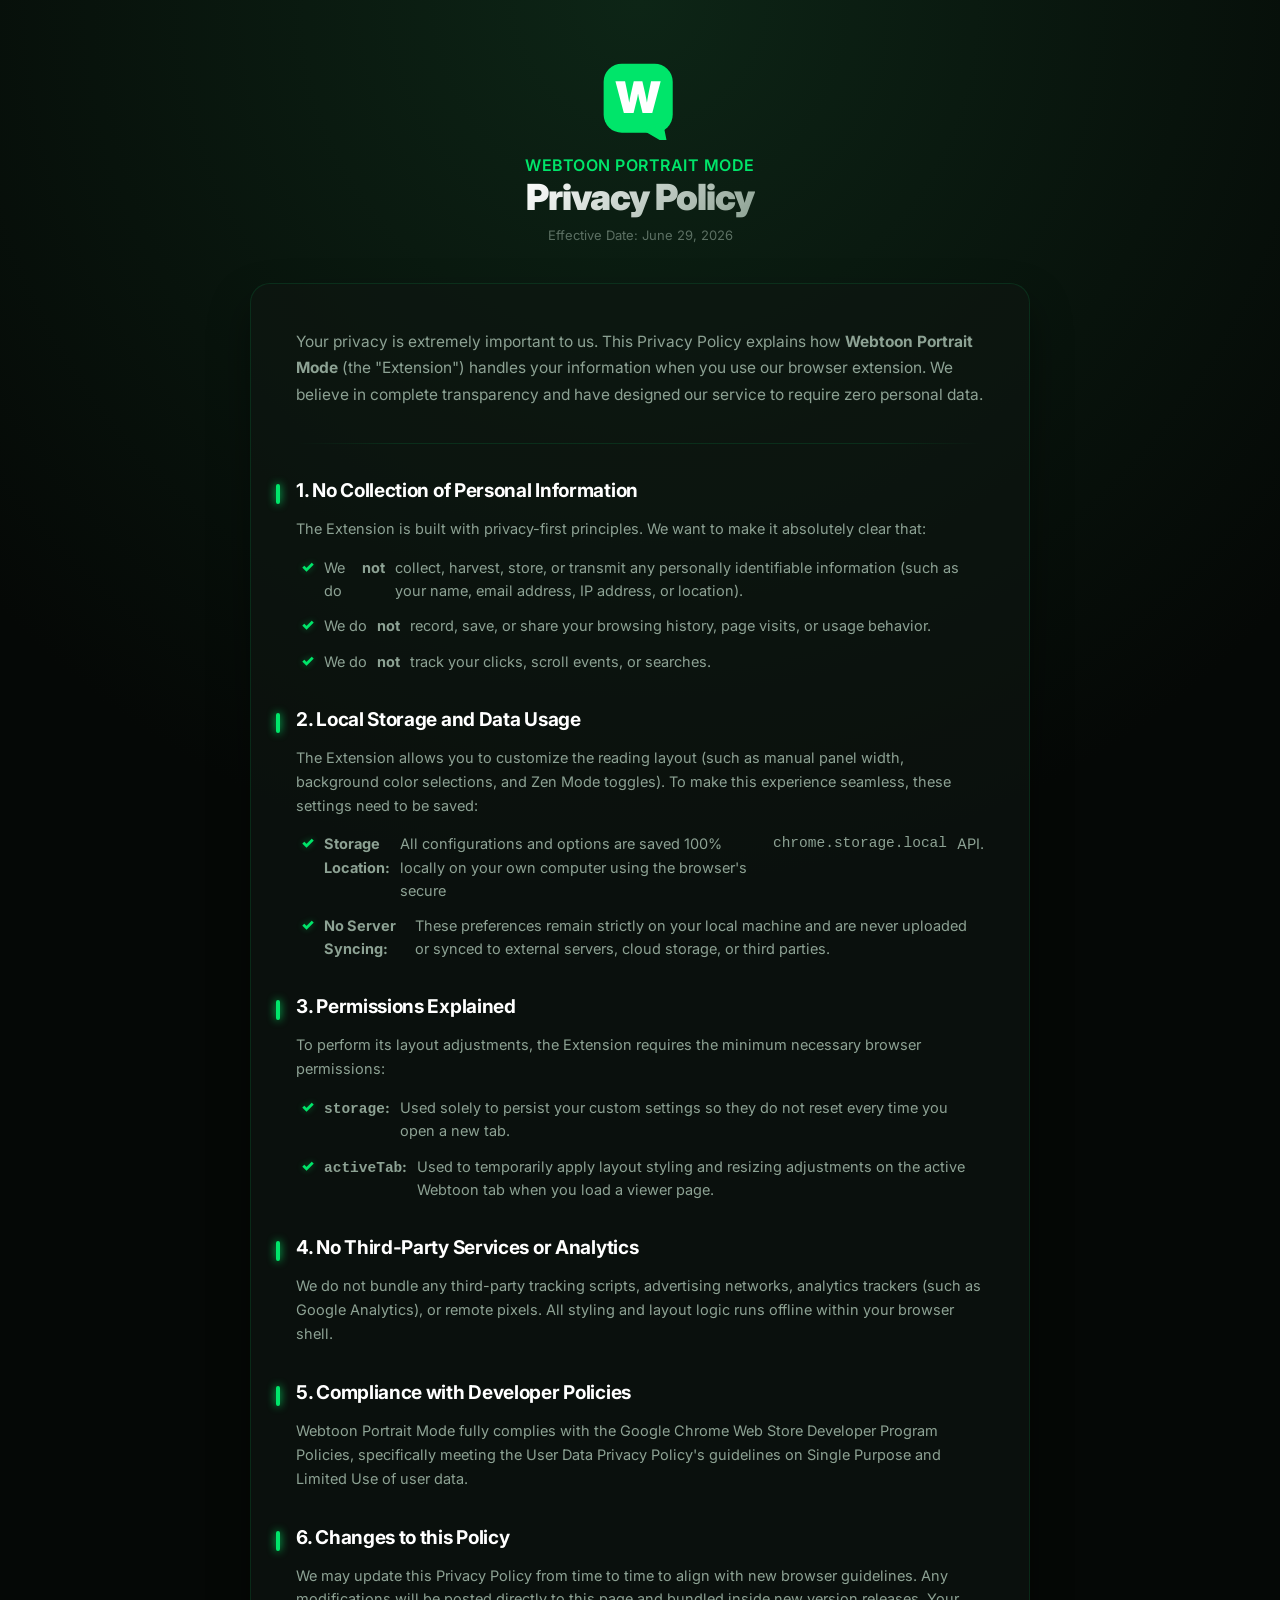
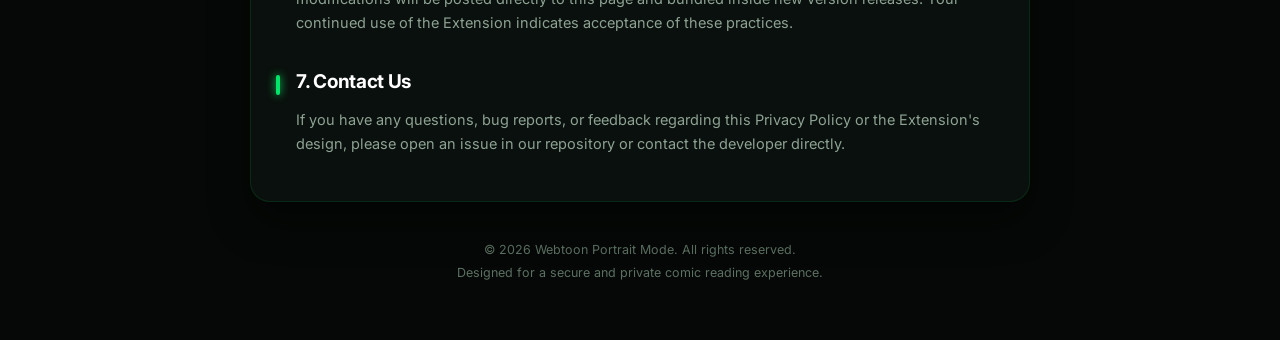
<file: index.html>
<!DOCTYPE html>
<html lang="en">
<head>
  <meta charset="UTF-8">
  <meta name="viewport" content="width=device-width, initial-scale=1.0">
  <title>Privacy Policy - Webtoon Portrait Mode</title>
  <link rel="preconnect" href="https://fonts.googleapis.com">
  <link rel="preconnect" href="https://fonts.gstatic.com" crossorigin>
  <link href="https://fonts.googleapis.com/css2?family=Inter:wght@400;500;600;700;900&display=swap" rel="stylesheet">
  <style>
    :root {
      --bg-dark: #050806;
      --bg-card: rgba(14, 22, 17, 0.65);
      --accent-green: #00e56a;
      --accent-green-glow: rgba(0, 229, 106, 0.15);
      --border-subtle: rgba(0, 229, 106, 0.12);
      --text-white: #f0fdf4;
      --text-gray: #8da294;
      --text-dim: #5c7063;
      --transition-smooth: 0.3s cubic-bezier(0.4, 0, 0.2, 1);
    }

    * {
      margin: 0;
      padding: 0;
      box-sizing: border-box;
    }

    body {
      font-family: "Inter", -apple-system, BlinkMacSystemFont, "Segoe UI", sans-serif;
      background: radial-gradient(circle at 50% 0%, #0d2516 0%, #050806 80%) no-repeat fixed;
      background-color: var(--bg-dark);
      color: var(--text-white);
      min-height: 100vh;
      display: flex;
      flex-direction: column;
      align-items: center;
      justify-content: flex-start;
      padding: 60px 20px;
      -webkit-font-smoothing: antialiased;
      -moz-osx-font-smoothing: grayscale;
    }

    /* Page Container */
    .container {
      width: 100%;
      max-width: 780px;
      animation: fadeIn 0.8s cubic-bezier(0.4, 0, 0.2, 1) both;
    }

    /* Header Section */
    .header {
      display: flex;
      flex-direction: column;
      align-items: center;
      text-align: center;
      margin-bottom: 40px;
      gap: 15px;
    }

    .logo-container {
      display: flex;
      align-items: center;
      justify-content: center;
      width: 80px;
      height: 80px;
      transition: transform var(--transition-smooth);
    }

    .logo-container:hover {
      transform: scale(1.1) rotate(-3deg);
    }

    .logo-svg {
      width: 100%;
      height: 100%;
    }

    .header-title-area h1 {
      font-size: 36px;
      font-weight: 900;
      letter-spacing: -1px;
      margin-bottom: 8px;
      background: linear-gradient(135deg, #ffffff, #8da294);
      -webkit-background-clip: text;
      -webkit-text-fill-color: transparent;
      background-clip: text;
    }

    .header-title-area p {
      font-size: 16px;
      color: var(--accent-green);
      font-weight: 600;
      letter-spacing: 0.5px;
      text-transform: uppercase;
    }

    .effective-date {
      font-size: 13px;
      color: var(--text-dim);
      margin-top: 5px;
    }

    /* Main Policy Card */
    .policy-card {
      background: var(--bg-card);
      backdrop-filter: blur(12px);
      -webkit-backdrop-filter: blur(12px);
      border: 1px solid var(--border-subtle);
      border-radius: 20px;
      padding: 45px;
      box-shadow: 0 20px 40px rgba(0, 0, 0, 0.4);
      display: flex;
      flex-direction: column;
      gap: 35px;
      margin-bottom: 40px;
    }

    /* Intro paragraph */
    .intro {
      font-size: 15.5px;
      color: var(--text-gray);
      line-height: 1.7;
    }

    /* Section Styling */
    .section {
      display: flex;
      flex-direction: column;
      gap: 15px;
      position: relative;
    }

    .section::before {
      content: "";
      position: absolute;
      left: -20px;
      top: 5px;
      width: 4px;
      height: 20px;
      background: var(--accent-green);
      border-radius: 2px;
      box-shadow: 0 0 8px var(--accent-green);
    }

    .section h2 {
      font-size: 19px;
      font-weight: 700;
      color: #ffffff;
      letter-spacing: -0.3px;
    }

    .section p {
      font-size: 14.5px;
      color: var(--text-gray);
      line-height: 1.65;
    }

    /* Beautiful custom lists */
    .list {
      display: flex;
      flex-direction: column;
      gap: 12px;
      list-style: none;
      padding-left: 5px;
    }

    .list li {
      font-size: 14.5px;
      color: var(--text-gray);
      line-height: 1.6;
      display: flex;
      align-items: flex-start;
      gap: 10px;
    }

    .list li::before {
      content: "✓";
      color: var(--accent-green);
      font-weight: 900;
      font-size: 15px;
      line-height: 1.4;
      text-shadow: 0 0 6px rgba(0, 229, 106, 0.4);
    }

    /* Divider */
    .divider {
      height: 1px;
      background: linear-gradient(90deg, transparent, var(--border-subtle) 15%, var(--border-subtle) 85%, transparent);
    }

    /* Footer styling */
    .footer {
      text-align: center;
      font-size: 12.5px;
      color: var(--text-dim);
      display: flex;
      flex-direction: column;
      gap: 8px;
    }

    .footer a {
      color: var(--text-gray);
      text-decoration: none;
      transition: color var(--transition-smooth);
      font-weight: 500;
    }

    .footer a:hover {
      color: var(--accent-green);
      text-shadow: 0 0 6px var(--accent-green-glow);
    }

    /* Animations */
    @keyframes fadeIn {
      from {
        opacity: 0;
        transform: translateY(15px);
      }
      to {
        opacity: 1;
        transform: translateY(0);
      }
    }

    /* Responsive adjustments */
    @media (max-width: 600px) {
      body {
        padding: 40px 15px;
      }
      .policy-card {
        padding: 25px 20px;
      }
      .header-title-area h1 {
        font-size: 28px;
      }
      .section::before {
        left: -15px;
      }
    }
  </style>
</head>
<body>

  <div class="container">
    <!-- Header -->
    <div class="header">
      <div class="logo-container">
        <svg xmlns="http://www.w3.org/2000/svg" viewBox="0 0 44 44" class="logo-svg">
          <rect x="2" y="2" width="38" height="38" rx="10" fill="#00e56a" />
          <path d="M 24 38 L 36 45 L 34 35 Z" fill="#00e56a" stroke="#00e56a" stroke-width="1.5" stroke-linejoin="round" />
          <text x="21" y="29" font-family="'Inter', -apple-system, sans-serif" font-weight="900" font-size="24" fill="#ffffff" text-anchor="middle">W</text>
        </svg>
      </div>
      <div class="header-title-area">
        <p>Webtoon Portrait Mode</p>
        <h1>Privacy Policy</h1>
        <div class="effective-date">Effective Date: June 29, 2026</div>
      </div>
    </div>

    <!-- Policy Content Card -->
    <div class="policy-card">
      
      <p class="intro">
        Your privacy is extremely important to us. This Privacy Policy explains how <strong>Webtoon Portrait Mode</strong> (the "Extension") handles your information when you use our browser extension. We believe in complete transparency and have designed our service to require zero personal data.
      </p>

      <div class="divider"></div>

      <!-- Section 1 -->
      <div class="section">
        <h2>1. No Collection of Personal Information</h2>
        <p>The Extension is built with privacy-first principles. We want to make it absolutely clear that:</p>
        <ul class="list">
          <li>We do <strong>not</strong> collect, harvest, store, or transmit any personally identifiable information (such as your name, email address, IP address, or location).</li>
          <li>We do <strong>not</strong> record, save, or share your browsing history, page visits, or usage behavior.</li>
          <li>We do <strong>not</strong> track your clicks, scroll events, or searches.</li>
        </ul>
      </div>

      <!-- Section 2 -->
      <div class="section">
        <h2>2. Local Storage and Data Usage</h2>
        <p>The Extension allows you to customize the reading layout (such as manual panel width, background color selections, and Zen Mode toggles). To make this experience seamless, these settings need to be saved:</p>
        <ul class="list">
          <li><strong>Storage Location:</strong> All configurations and options are saved 100% locally on your own computer using the browser's secure <code>chrome.storage.local</code> API.</li>
          <li><strong>No Server Syncing:</strong> These preferences remain strictly on your local machine and are never uploaded or synced to external servers, cloud storage, or third parties.</li>
        </ul>
      </div>

      <!-- Section 3 -->
      <div class="section">
        <h2>3. Permissions Explained</h2>
        <p>To perform its layout adjustments, the Extension requires the minimum necessary browser permissions:</p>
        <ul class="list">
          <li><strong><code>storage</code>:</strong> Used solely to persist your custom settings so they do not reset every time you open a new tab.</li>
          <li><strong><code>activeTab</code>:</strong> Used to temporarily apply layout styling and resizing adjustments on the active Webtoon tab when you load a viewer page.</li>
        </ul>
      </div>

      <!-- Section 4 -->
      <div class="section">
        <h2>4. No Third-Party Services or Analytics</h2>
        <p>We do not bundle any third-party tracking scripts, advertising networks, analytics trackers (such as Google Analytics), or remote pixels. All styling and layout logic runs offline within your browser shell.</p>
      </div>

      <!-- Section 5 -->
      <div class="section">
        <h2>5. Compliance with Developer Policies</h2>
        <p>Webtoon Portrait Mode fully complies with the Google Chrome Web Store Developer Program Policies, specifically meeting the User Data Privacy Policy's guidelines on Single Purpose and Limited Use of user data.</p>
      </div>

      <!-- Section 6 -->
      <div class="section">
        <h2>6. Changes to this Policy</h2>
        <p>We may update this Privacy Policy from time to time to align with new browser guidelines. Any modifications will be posted directly to this page and bundled inside new version releases. Your continued use of the Extension indicates acceptance of these practices.</p>
      </div>

      <!-- Section 7 -->
      <div class="section">
        <h2>7. Contact Us</h2>
        <p>If you have any questions, bug reports, or feedback regarding this Privacy Policy or the Extension's design, please open an issue in our repository or contact the developer directly.</p>
      </div>

    </div>

    <!-- Footer -->
    <div class="footer">
      <div>&copy; 2026 Webtoon Portrait Mode. All rights reserved.</div>
      <div>Designed for a secure and private comic reading experience.</div>
    </div>
  </div>

</body>
</html>
</file>
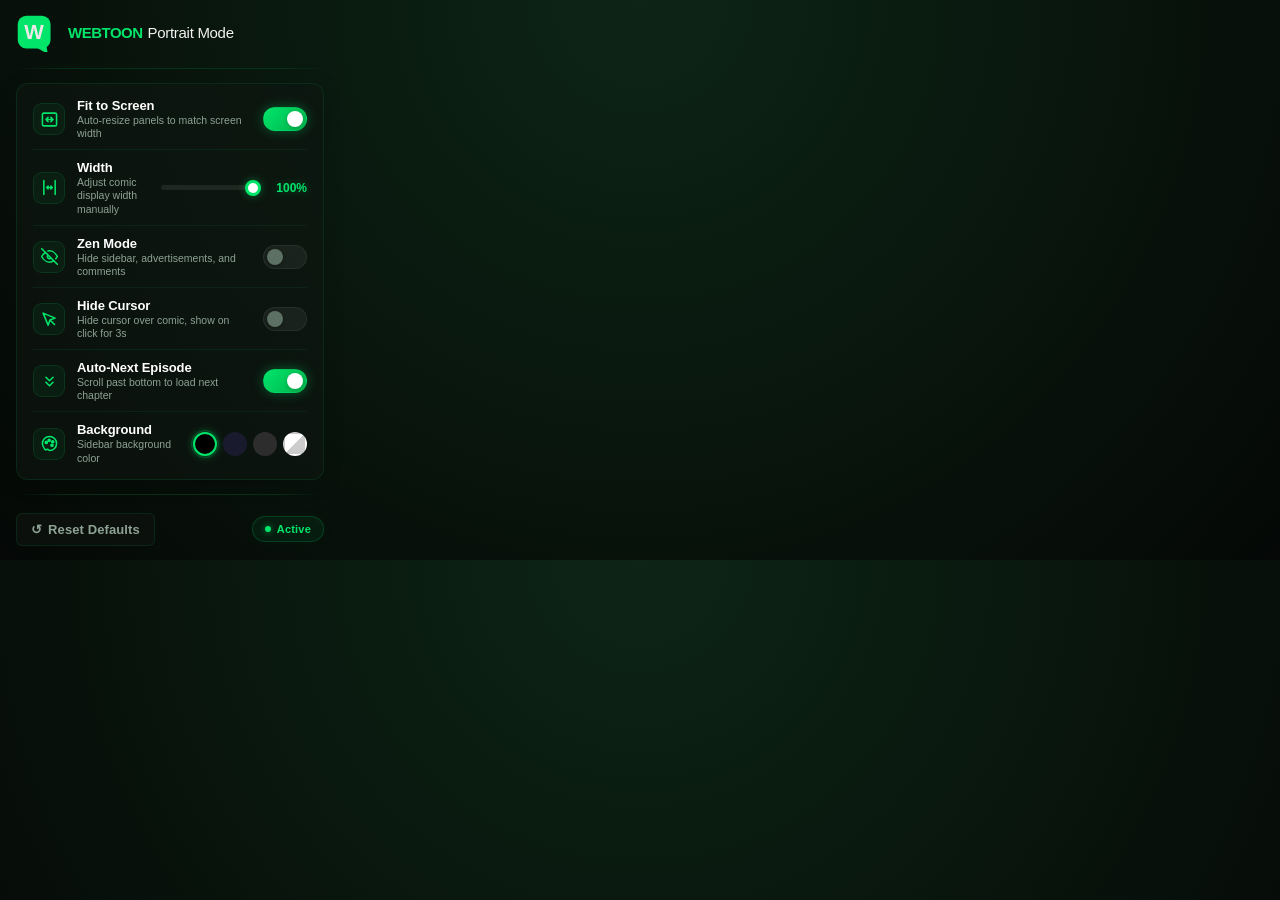
<file: popup.html>
<!DOCTYPE html>
<html lang="en">

<head>
  <meta charset="UTF-8">
  <meta name="viewport" content="width=360, initial-scale=1.0">
  <title data-locale="popupTitle">Webtoon Portrait Mode</title>
  <link rel="stylesheet" href="popup.css">
</head>

<body>
  <div class="popup-container">
    <!-- Header -->
    <div class="popup-header">
      <div class="header-logo-container">
        <svg xmlns="http://www.w3.org/2000/svg" viewBox="0 0 44 44" class="logo-svg" aria-hidden="true">
          <rect x="2" y="2" width="38" height="38" rx="10" fill="#00e56a" />
          <path d="M 24 38 L 36 45 L 34 35 Z" fill="#00e56a" stroke="#00e56a" stroke-width="1.5"
            stroke-linejoin="round" />
          <text x="21" y="29" font-family="'Inter', -apple-system, sans-serif" font-weight="900" font-size="24"
            fill="#ede8e8" text-anchor="middle">W</text>
        </svg>
      </div>
      <div class="header-text">
        <h1><span class="brand-webtoon">WEBTOON</span> <span class="brand-addon">Portrait Mode</span></h1>
      </div>
    </div>

    <div class="divider"></div>

    <!-- Settings Group -->
    <div class="settings-list">
      <!-- Fit Width Toggle -->
      <div class="setting-row">
        <div class="setting-info">
          <div class="setting-icon-container">
            <svg class="setting-icon-svg" xmlns="http://www.w3.org/2000/svg" viewBox="0 0 24 24" fill="none"
              stroke="currentColor" stroke-width="2.5" stroke-linecap="round" stroke-linejoin="round">
              <rect x="2" y="3" width="20" height="18" rx="2" ry="2" />
              <path d="M7 12h10M7 12l3-3M7 12l3 3M17 12l-3-3M17 12l-3 3" />
            </svg>
          </div>
          <div>
            <span class="setting-label" data-locale="labelFitWidth">Fit to Screen</span>
            <span class="setting-desc" data-locale="descFitWidth">Auto-resize panels to match screen width</span>
          </div>
        </div>
        <label class="toggle-switch">
          <input type="checkbox" id="fitWidth" checked aria-label="Fit to Screen" data-locale-aria-label="labelFitWidth">
          <span class="toggle-slider" aria-hidden="true"></span>
        </label>
      </div>

      <!-- Width Slider -->
      <div class="setting-row slider-row" id="sliderRow">
        <div class="setting-info">
          <div class="setting-icon-container">
            <svg class="setting-icon-svg" xmlns="http://www.w3.org/2000/svg" viewBox="0 0 24 24" fill="none"
              stroke="currentColor" stroke-width="2.5" stroke-linecap="round" stroke-linejoin="round">
              <path d="M4 22V2M20 22V2M8 12h8M8 12l2-2M8 12l2 2M16 12l-2-2M16 12l-2 2" />
            </svg>
          </div>
          <div>
            <span class="setting-label" data-locale="labelWidth">Width</span>
            <span class="setting-desc" data-locale="descWidth">Adjust comic display width manually</span>
          </div>
        </div>
        <div class="slider-control">
          <input type="range" id="widthPercent" min="40" max="100" value="100" class="range-slider" aria-label="Width" data-locale-aria-label="labelWidth" aria-valuetext="100%">
          <span class="slider-value" id="widthValue" aria-hidden="true">100%</span>
        </div>
      </div>

      <!-- Zen Mode Toggle -->
      <div class="setting-row">
        <div class="setting-info">
          <div class="setting-icon-container">
            <svg class="setting-icon-svg" xmlns="http://www.w3.org/2000/svg" viewBox="0 0 24 24" fill="none"
              stroke="currentColor" stroke-width="2.5" stroke-linecap="round" stroke-linejoin="round">
              <path
                d="M17.94 17.94A10.07 10.07 0 0 1 12 20c-7 0-11-8-11-8a18.45 18.45 0 0 1 5.06-5.94M9.9 4.24A9.12 9.12 0 0 1 12 4c7 0 11 8 11 8a18.5 18.5 0 0 1-2.16 3.19m-6.72-1.07a3 3 0 1 1-4.24-4.24M1 1l22 22" />
            </svg>
          </div>
          <div>
            <span class="setting-label" data-locale="labelZenMode">Zen Mode</span>
            <span class="setting-desc" data-locale="descZenMode">Hide sidebar, advertisements, and comments</span>
          </div>
        </div>
        <label class="toggle-switch">
          <input type="checkbox" id="zenMode" aria-label="Zen Mode" data-locale-aria-label="labelZenMode">
          <span class="toggle-slider" aria-hidden="true"></span>
        </label>
      </div>

      <!-- Hide Cursor Toggle -->
      <div class="setting-row">
        <div class="setting-info">
          <div class="setting-icon-container">
            <svg class="setting-icon-svg" xmlns="http://www.w3.org/2000/svg" viewBox="0 0 24 24" fill="none"
              stroke="currentColor" stroke-width="2.5" stroke-linecap="round" stroke-linejoin="round">
              <path d="M3 3l7.07 16.97 2.51-7.39 7.39-2.51L3 3z" />
              <path d="M13 13l6 6" />
            </svg>
          </div>
          <div>
            <span class="setting-label" data-locale="labelHideMouse">Hide Cursor</span>
            <span class="setting-desc" data-locale="descHideMouse">Hide cursor over comic, show on click for 3s</span>
          </div>
        </div>
        <label class="toggle-switch">
          <input type="checkbox" id="hideMouse" aria-label="Hide Cursor" data-locale-aria-label="labelHideMouse">
          <span class="toggle-slider" aria-hidden="true"></span>
        </label>
      </div>

      <!-- Auto-Next Episode Toggle -->
      <div class="setting-row">
        <div class="setting-info">
          <div class="setting-icon-container">
            <svg class="setting-icon-svg" xmlns="http://www.w3.org/2000/svg" viewBox="0 0 24 24" fill="none"
              stroke="currentColor" stroke-width="2.5" stroke-linecap="round" stroke-linejoin="round">
              <path d="M7 13l5 5 5-5M7 6l5 5 5-5" />
            </svg>
          </div>
          <div>
            <span class="setting-label" data-locale="labelAutoNext">Auto-Next Episode</span>
            <span class="setting-desc" data-locale="descAutoNext">Scroll past bottom to load next chapter</span>
          </div>
        </div>
        <label class="toggle-switch">
          <input type="checkbox" id="autoNext" checked aria-label="Auto-Next Episode" data-locale-aria-label="labelAutoNext">
          <span class="toggle-slider" aria-hidden="true"></span>
        </label>
      </div>

      <!-- Background Color -->
      <div class="setting-row">
        <div class="setting-info">
          <div class="setting-icon-container">
            <svg class="setting-icon-svg" xmlns="http://www.w3.org/2000/svg" viewBox="0 0 24 24" fill="none"
              stroke="currentColor" stroke-width="2.5" stroke-linecap="round" stroke-linejoin="round">
              <path
                d="M12 22C17.5228 22 22 17.5228 22 12C22 6.47715 17.5228 2 12 2C6.47715 2 2 6.47715 2 12C2 14.7255 3.09032 17.1962 4.85857 19C5.35857 19.5 5.25 21 6.5 21C7.5 21 8.5 20 9.5 20C10.5 20 11 22 12 22Z" />
              <circle cx="7.5" cy="10.5" r="1.5" fill="currentColor" />
              <circle cx="11.5" cy="7.5" r="1.5" fill="currentColor" />
              <circle cx="16.5" cy="9.5" r="1.5" fill="currentColor" />
              <circle cx="15.5" cy="14.5" r="1.5" fill="currentColor" />
            </svg>
          </div>
          <div>
            <span class="setting-label" data-locale="labelBackground">Background</span>
            <span class="setting-desc" data-locale="descBackground">Sidebar background color</span>
          </div>
        </div>
        <div class="color-options">
          <button class="color-btn active" data-color="#000000" title="Black" aria-label="Black" data-locale-title="colorBlack" data-locale-aria-label="colorBlack" style="background:#000000;"></button>
          <button class="color-btn" data-color="#1a1a2e" title="Dark Navy" aria-label="Dark Navy" data-locale-title="colorNavy" data-locale-aria-label="colorNavy" style="background:#1a1a2e;"></button>
          <button class="color-btn" data-color="#2d2d2d" title="Dark Gray" aria-label="Dark Gray" data-locale-title="colorGray" data-locale-aria-label="colorGray" style="background:#2d2d2d;"></button>
          <button class="color-btn" data-color="original" title="Original" aria-label="Original" data-locale-title="colorOriginal" data-locale-aria-label="colorOriginal"
            style="background: linear-gradient(135deg, #fff 50%, #ccc 50%);"></button>
        </div>
      </div>
    </div>

    <div class="divider"></div>

    <!-- Reset Button -->
    <div class="actions-row">
      <button class="btn-reset" id="resetBtn">
        <span aria-hidden="true">↺</span><span data-locale="resetDefaults">Reset Defaults</span>
      </button>
      <div class="status-badge" id="statusBadge" role="status" aria-live="polite">
        <span class="status-dot" aria-hidden="true"></span>
        <span data-locale="statusActive">Active</span>
      </div>
    </div>
  </div>

  <script src="popup.js"></script>
</body>

</html>
</file>
<file: popup.css>
/* ============================================
   Webtoon Portrait Mode — Popup Styles
   Premium dark emerald/black UI
   ============================================ */

:root {
  --bg-primary: #050806;
  --bg-secondary: #0b100c;
  --bg-card: rgba(14, 22, 17, 0.65);
  --bg-hover: rgba(0, 229, 106, 0.08);
  --text-primary: #f0fdf4;
  --text-secondary: #8da294;
  --text-dim: #5c7063;
  --accent-start: #00e56a;
  --accent-end: #00b34d;
  --accent-gradient: linear-gradient(135deg, var(--accent-start), var(--accent-end));
  --border-subtle: rgba(0, 229, 106, 0.1);
  --border-hover: rgba(0, 229, 106, 0.25);
  --radius-md: 12px;
  --radius-sm: 9px;
  --radius-xs: 6px;
  --shadow-glow: 0 0 20px rgba(0, 229, 106, 0.12);
  --transition-fast: 0.2s cubic-bezier(0.4, 0, 0.2, 1);
  --transition-smooth: 0.3s cubic-bezier(0.4, 0, 0.2, 1);
}

* {
  margin: 0;
  padding: 0;
  box-sizing: border-box;
}

body {
  font-family: "Inter", -apple-system, BlinkMacSystemFont, "Segoe UI", sans-serif;
  background: radial-gradient(circle at 50% 0%, #0d2516 0%, #050806 100%);
  color: var(--text-primary);
  width: 340px;
  min-height: 100px;
  overflow: hidden;
  -webkit-font-smoothing: antialiased;
  -moz-osx-font-smoothing: grayscale;
}

/* ===== Container ===== */
.popup-container {
  padding: 14px 16px;
  display: flex;
  flex-direction: column;
  gap: 8px;
}

/* ===== Header ===== */
.popup-header {
  display: flex;
  align-items: center;
  gap: 14px;
  padding-bottom: 2px;
}

.header-logo-container {
  display: flex;
  align-items: center;
  justify-content: center;
  width: 38px;
  height: 38px;
  transition: transform var(--transition-fast);
  flex-shrink: 0;
}

.header-logo-container:hover {
  transform: scale(1.15) rotate(-3deg);
}

.logo-svg {
  width: 100%;
  height: 100%;
}

.header-text h1 {
  font-size: 15px;
  font-weight: 700;
  letter-spacing: -0.3px;
  color: #ffffff;
  line-height: 1.3;
  display: flex;
  align-items: center;
  gap: 5px;
}

.brand-webtoon {
  color: var(--accent-start);
  font-weight: 900;
  letter-spacing: -0.5px;
}

.brand-addon {
  color: #ffffff;
  font-weight: 500;
  opacity: 0.95;
}

/* ===== Divider ===== */
.divider {
  height: 1px;
  background: linear-gradient(90deg, transparent, rgba(0, 229, 106, 0.15) 15%, rgba(0, 229, 106, 0.15) 85%, transparent);
  margin: 6px 0;
}

/* ===== Settings Group ===== */
.settings-list {
  background: var(--bg-card);
  border: 1px solid var(--border-subtle);
  border-radius: var(--radius-md);
  display: flex;
  flex-direction: column;
  padding: 4px;
  box-shadow: 0 4px 20px rgba(0, 0, 0, 0.15);
}

/* ===== Setting Row ===== */
.setting-row {
  display: flex;
  align-items: center;
  justify-content: space-between;
  padding: 10px 12px;
  border-radius: var(--radius-sm);
  background: transparent;
  border: none;
  transition: all var(--transition-fast);
  gap: 12px;
  position: relative;
}

.setting-row:not(:last-child)::after {
  content: "";
  position: absolute;
  bottom: 0;
  left: 12px;
  right: 12px;
  height: 1px;
  background: rgba(0, 229, 106, 0.08);
}

.setting-row:hover {
  background: rgba(0, 229, 106, 0.05);
}

.setting-info {
  display: flex;
  align-items: center;
  gap: 12px;
  flex: 1;
  min-width: 0;
}

.setting-icon-container {
  display: flex;
  align-items: center;
  justify-content: center;
  width: 32px;
  height: 32px;
  border-radius: var(--radius-sm);
  background: rgba(0, 229, 106, 0.05);
  border: 1px solid rgba(0, 229, 106, 0.12);
  color: var(--accent-start);
  flex-shrink: 0;
  transition: all var(--transition-fast);
}

.setting-row:hover .setting-icon-container {
  background: rgba(0, 229, 106, 0.12);
  border-color: rgba(0, 229, 106, 0.3);
  color: #ffffff;
  box-shadow: 0 0 8px rgba(0, 229, 106, 0.2);
}

.setting-icon-svg {
  width: 17px;
  height: 17px;
  stroke-width: 2.2;
}

.setting-info > div {
  display: flex;
  flex-direction: column;
  gap: 1px;
}

.setting-label {
  font-size: 13px;
  font-weight: 600;
  color: #ffffff;
  letter-spacing: -0.1px;
}

.setting-desc {
  font-size: 10.5px;
  color: var(--text-secondary);
  font-weight: 400;
  line-height: 1.25;
}

/* ===== Toggle Switch ===== */
.toggle-switch {
  position: relative;
  display: inline-block;
  width: 44px;
  height: 24px;
  flex-shrink: 0;
}

.toggle-switch input {
  opacity: 0;
  width: 0;
  height: 0;
}

.toggle-slider {
  position: absolute;
  cursor: pointer;
  inset: 0;
  background: rgba(255, 255, 255, 0.06);
  border-radius: 24px;
  transition: var(--transition-smooth);
  border: 1px solid rgba(255, 255, 255, 0.06);
}

.toggle-slider::before {
  content: "";
  position: absolute;
  height: 16px;
  width: 16px;
  left: 3px;
  bottom: 3px;
  background: var(--text-dim);
  border-radius: 50%;
  transition: var(--transition-smooth);
  box-shadow: 0 1px 3px rgba(0, 0, 0, 0.4);
}

.toggle-switch input:checked + .toggle-slider {
  background: var(--accent-gradient);
  border-color: transparent;
  box-shadow: 0 0 12px rgba(0, 229, 106, 0.35);
}

.toggle-switch input:checked + .toggle-slider::before {
  transform: translateX(20px);
  background: #ffffff;
  box-shadow: 0 1px 4px rgba(0, 0, 0, 0.2);
}

/* ===== Slider ===== */
.slider-row {
  flex-wrap: wrap;
}

.slider-control {
  display: flex;
  align-items: center;
  gap: 10px;
  flex-shrink: 0;
}

.range-slider {
  -webkit-appearance: none;
  appearance: none;
  width: 100px;
  height: 5px;
  border-radius: 4px;
  background: rgba(255, 255, 255, 0.08);
  outline: none;
  cursor: pointer;
  transition: var(--transition-fast);
}

.range-slider::-webkit-slider-thumb {
  -webkit-appearance: none;
  appearance: none;
  width: 16px;
  height: 16px;
  border-radius: 50%;
  background: #ffffff;
  cursor: pointer;
  box-shadow: 0 0 8px rgba(0, 229, 106, 0.4);
  transition: var(--transition-fast);
  border: 3px solid var(--accent-start);
}

.range-slider::-webkit-slider-thumb:hover {
  transform: scale(1.2);
  background: var(--accent-start);
  border-color: #ffffff;
  box-shadow: 0 0 15px rgba(0, 229, 106, 0.7);
}

.range-slider::-moz-range-thumb {
  width: 16px;
  height: 16px;
  border-radius: 50%;
  background: #ffffff;
  cursor: pointer;
  box-shadow: 0 0 8px rgba(0, 229, 106, 0.4);
  border: 3px solid var(--accent-start);
  transition: var(--transition-fast);
}

.range-slider::-moz-range-thumb:hover {
  transform: scale(1.2);
  background: var(--accent-start);
  border-color: #ffffff;
}

.slider-value {
  font-size: 12px;
  font-weight: 600;
  color: var(--accent-start);
  min-width: 36px;
  text-align: right;
  font-variant-numeric: tabular-nums;
  text-shadow: 0 0 8px rgba(0, 229, 106, 0.35);
}

/* ===== Color Options ===== */
.color-options {
  display: flex;
  gap: 6px;
  flex-shrink: 0;
}

.color-btn {
  width: 24px;
  height: 24px;
  border-radius: 50%;
  border: 2px solid transparent;
  cursor: pointer;
  transition: var(--transition-fast);
  outline: none;
  position: relative;
}

.color-btn:hover {
  transform: scale(1.2);
}

.color-btn.active {
  border-color: var(--accent-start);
  box-shadow: 0 0 8px rgba(0, 229, 106, 0.45);
}

.color-btn::after {
  content: "";
  position: absolute;
  inset: -4px;
  border-radius: 50%;
  border: 1px solid transparent;
  transition: var(--transition-fast);
}

.color-btn.active::after {
  border-color: rgba(0, 229, 106, 0.2);
}

/* ===== Actions Row ===== */
.actions-row {
  display: flex;
  align-items: center;
  justify-content: space-between;
  padding: 4px 0 0;
}

.btn-reset {
  display: inline-flex;
  align-items: center;
  gap: 6px;
  padding: 8px 14px;
  font-size: 11.5px;
  font-weight: 600;
  font-family: inherit;
  color: var(--text-secondary);
  background: var(--bg-secondary);
  border: 1px solid var(--border-subtle);
  border-radius: var(--radius-xs);
  cursor: pointer;
  transition: var(--transition-fast);
  letter-spacing: 0.1px;
}

.btn-reset:hover {
  background: rgba(0, 229, 106, 0.08);
  color: #ffffff;
  border-color: var(--accent-start);
  box-shadow: 0 0 10px rgba(0, 229, 106, 0.15);
}

.btn-reset:active {
  transform: scale(0.97);
}

.btn-reset span {
  font-size: 13px;
}

/* ===== Status Badge ===== */
.status-badge {
  display: inline-flex;
  align-items: center;
  gap: 6px;
  font-size: 11px;
  font-weight: 600;
  color: var(--accent-start);
  padding: 6px 12px;
  border-radius: 20px;
  background: rgba(0, 229, 106, 0.06);
  border: 1px solid rgba(0, 229, 106, 0.18);
  letter-spacing: 0.2px;
  box-shadow: 0 0 10px rgba(0, 229, 106, 0.05);
}

.status-dot {
  width: 6px;
  height: 6px;
  border-radius: 50%;
  background: var(--accent-start);
  box-shadow: 0 0 6px rgba(0, 229, 106, 0.6);
  animation: pulse 2s infinite;
}

@keyframes pulse {
  0%, 100% {
    opacity: 1;
    box-shadow: 0 0 6px rgba(0, 229, 106, 0.6);
  }
  50% {
    opacity: 0.4;
    box-shadow: 0 0 12px rgba(0, 229, 106, 0.8);
  }
}

/* ===== Scrollbar ===== */
::-webkit-scrollbar {
  width: 4px;
}

::-webkit-scrollbar-track {
  background: transparent;
}

::-webkit-scrollbar-thumb {
  background: rgba(0, 229, 106, 0.15);
  border-radius: 4px;
}
</file>
